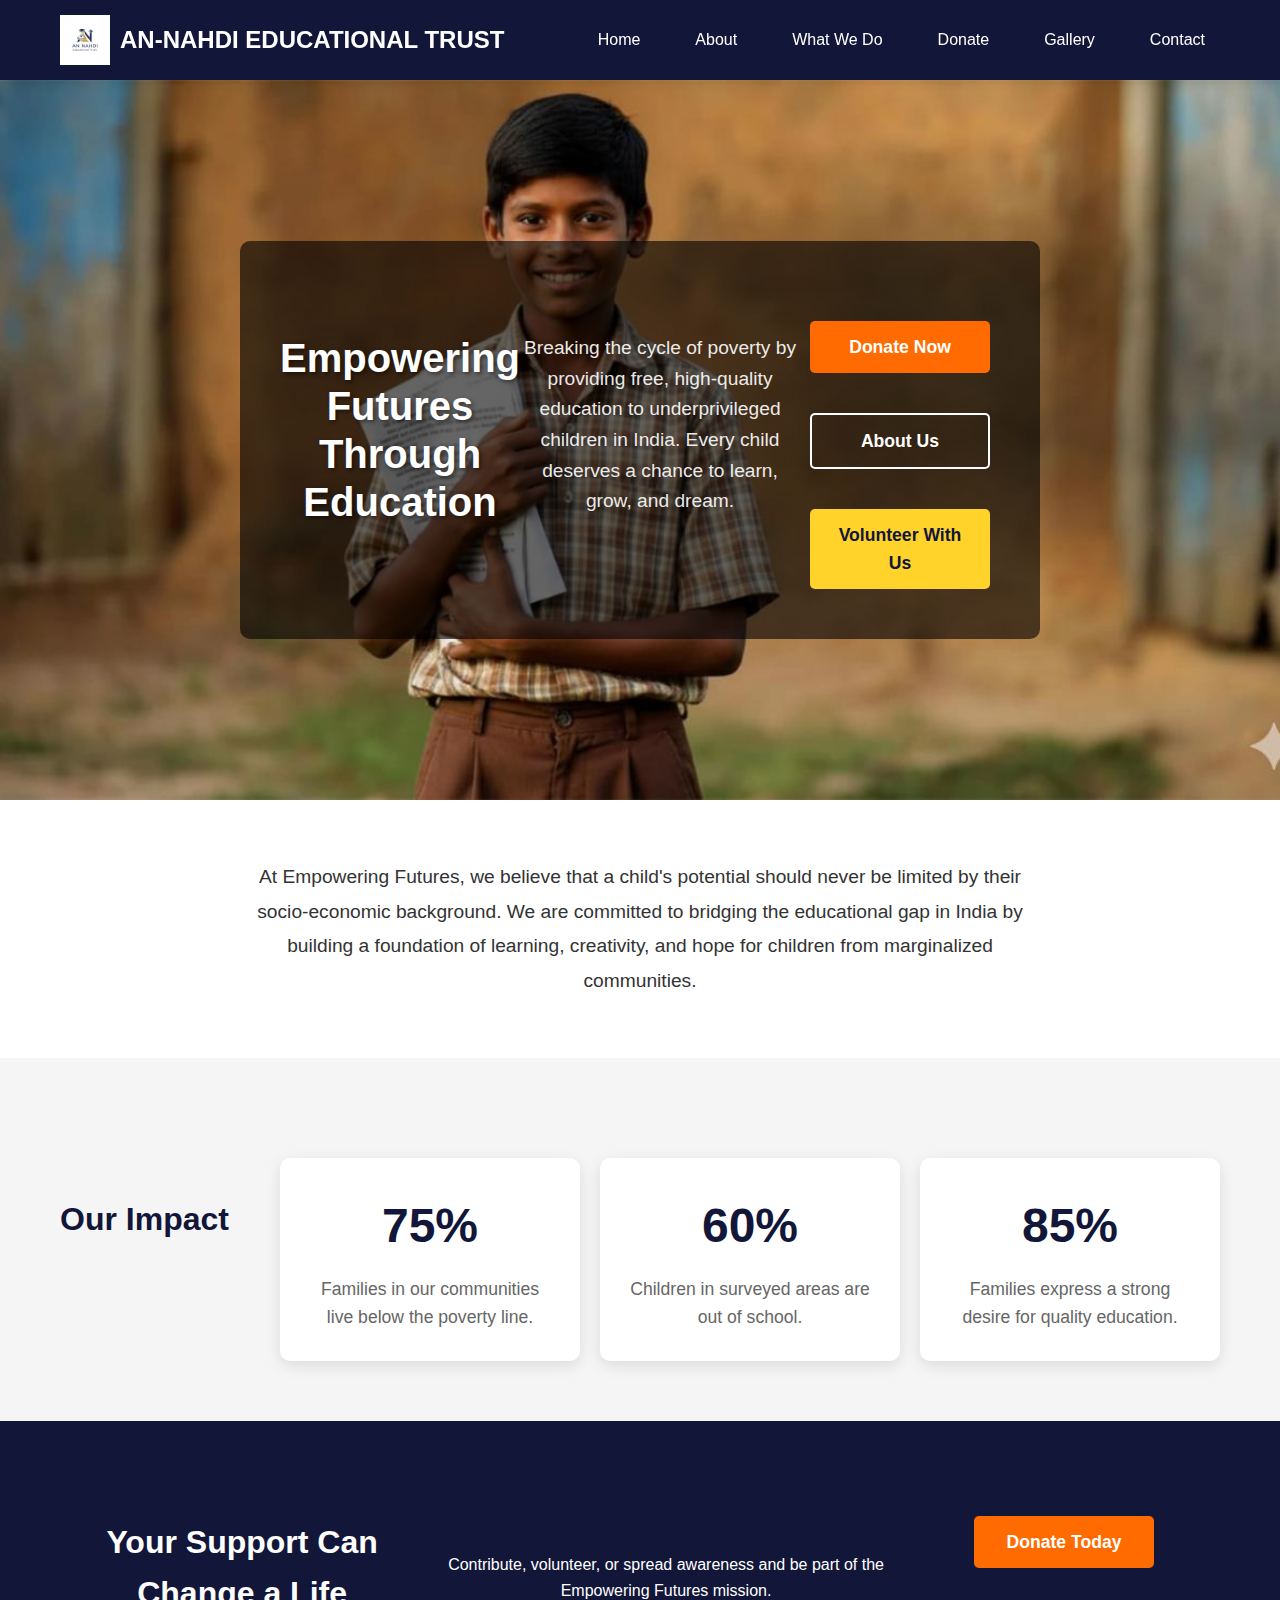
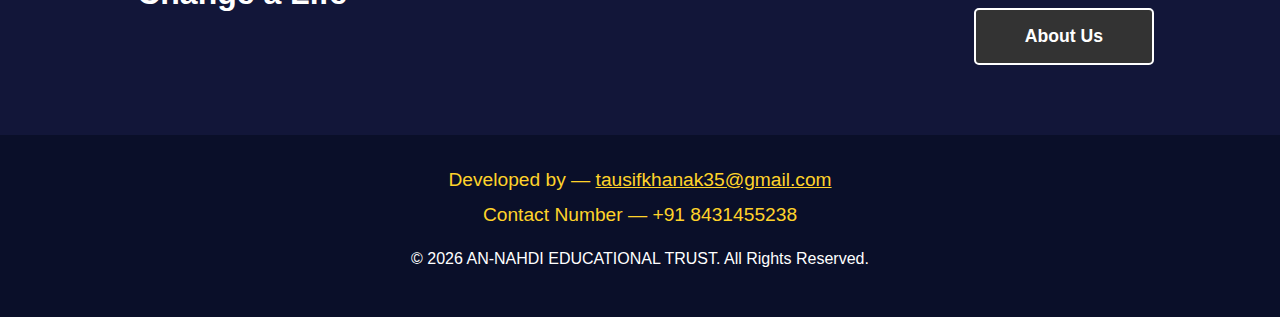
<file: index.html>
<!DOCTYPE html>
<html lang="en">
<head>
  <meta charset="UTF-8">
  <meta name="viewport" content="width=device-width, initial-scale=1.0">
  <title>AN-NAHDI | Empowering Futures Through Education</title>
  
  <!-- CSS Links -->
  <link rel="stylesheet" href="responsive.css">
  <link rel="stylesheet" href="https://cdnjs.cloudflare.com/ajax/libs/font-awesome/6.4.0/css/all.min.css">
  
  <!-- Add this inline CSS for immediate fixes -->
  <style>
    /* Basic reset and fixes */
    * {
      margin: 0;
      padding: 0;
      box-sizing: border-box;
    }
    
    body {
      font-family: Arial, sans-serif;
    }
    
    /* Logo styling */
    .logo-container img {
      max-height: 50px;
      width: auto;
    }
    
    /* Hero section with background image */
    .hero {
      background-image: url('home.jpeg');
      background-size: cover;
      background-position: center;
      color: white;
      padding: 100px 20px;
      text-align: center;
      min-height: 80vh;
      display: flex;
      align-items: center;
    }
    
    .hero .container {
      background: rgba(0, 0, 0, 0.6);
      padding: 40px;
      border-radius: 10px;
      max-width: 800px;
      margin: 0 auto;
    }
    
    .hero h1 {
      font-size: 2.5rem;
      margin-bottom: 20px;
    }
    
    .hero p {
      font-size: 1.2rem;
      margin-bottom: 30px;
      line-height: 1.6;
    }
    
    .hero-buttons a {
      display: inline-block;
      background: #ff6b00;
      color: white;
      padding: 12px 25px;
      margin: 10px;
      text-decoration: none;
      border-radius: 5px;
      font-weight: bold;
      transition: background 0.3s;
    }
    
    .hero-buttons a:hover {
      background: #ff8c00;
    }
    
    /* Sections */
    .section {
      padding: 60px 20px;
    }
    
    .section-white {
      background: white;
    }
    
    .section-gray {
      background: #f5f5f5;
    }
    
    .section-blue {
      background: #121639;
      color: white;
      text-align: center;
    }
    
    .container {
      max-width: 1200px;
      margin: 0 auto;
      padding: 0 20px;
    }
    
    /* Header styling */
    header {
      background: #121639;
      padding: 15px 0;
      position: sticky;
      top: 0;
      z-index: 1000;
    }
    
    .container {
      display: flex;
      justify-content: space-between;
      align-items: center;
    }
    
    .logo-text {
      color: white;
      font-size: 1.5rem;
      font-weight: bold;
      text-decoration: none;
    }
    
    .desktop-nav .nav-links a {
      color: white;
      text-decoration: none;
      margin: 0 15px;
      font-weight: 500;
    }
    
    .desktop-nav .nav-links a:hover {
      color: #ff6b00;
    }
    
    .mobile-menu-btn {
      display: none;
      background: none;
      border: none;
      color: white;
      font-size: 1.5rem;
      cursor: pointer;
    }
    
    /* Mobile nav */
    .mobile-nav {
      display: none;
      position: fixed;
      top: 0;
      left: 0;
      width: 100%;
      height: 100%;
      background: #121639;
      z-index: 1001;
      padding: 40px;
    }
    
    .mobile-nav.active {
      display: block;
    }
    
    .close-btn {
      position: absolute;
      top: 20px;
      right: 20px;
      background: none;
      border: none;
      color: white;
      font-size: 1.5rem;
      cursor: pointer;
    }
    
    .mobile-nav ul {
      list-style: none;
      margin-top: 40px;
    }
    
    .mobile-nav ul li {
      margin: 20px 0;
    }
    
    .mobile-nav ul li a {
      color: white;
      text-decoration: none;
      font-size: 1.2rem;
    }
    
    /* Stats section */
    .stats-container {
      display: flex;
      justify-content: space-around;
      flex-wrap: wrap;
      gap: 20px;
    }
    
    .stat-card {
      background: white;
      padding: 30px;
      border-radius: 10px;
      text-align: center;
      flex: 1;
      min-width: 250px;
      box-shadow: 0 5px 15px rgba(0,0,0,0.1);
    }
    
    .stat-card h3 {
      font-size: 3rem;
      color: #121639;
      margin-bottom: 10px;
    }
    
    /* Footer */
    .site-footer {
      background: #0a0f29;
      color: white;
      padding: 30px 0;
      text-align: center;
    }
    
    /* Responsive */
    @media (max-width: 768px) {
      .desktop-nav {
        display: none;
      }
      
      .mobile-menu-btn {
        display: block;
      }
      
      .hero h1 {
        font-size: 2rem;
      }
      
      .stats-container {
        flex-direction: column;
      }
      
      .hero-buttons a {
        display: block;
        margin: 10px auto;
        width: 80%;
      }
    }
  </style>
</head>
<body>
  <header>
    <div class="container">
      <div class="logo-container">
        <a href="index.html">
          <!-- Logo Image - Update path if needed -->
          <img src="logo.png" alt="AN-NAHDI EDUCATIONAL TRUST Logo" class="logo-image">
          <!-- Keep text logo as fallback -->
          <span class="logo-text">AN-NAHDI EDUCATIONAL TRUST</span>
        </a>
      </div>

      <nav class="desktop-nav">
        <div class="nav-links">
          <a href="index.html">Home</a>
          <a href="about.html">About</a>
          <a href="whatwedo.html">What We Do</a>
          <a href="donate.html">Donate</a>
          <a href="gallery.html">Gallery</a>
          <a href="contact.html">Contact</a>
        </div>
      </nav>

      <button class="mobile-menu-btn" id="mobileMenuBtn">
        <i class="fas fa-bars"></i>
      </button>
    </div>

    <div class="mobile-nav" id="mobileNav">
      <button class="close-btn" id="closeBtn">
        <i class="fas fa-times"></i>
      </button>
      <ul>
        <li><a href="index.html">Home</a></li>
        <li><a href="about.html">About</a></li>
        <li><a href="whatwedo.html">What We Do</a></li>
        <li><a href="donate.html">Donate</a></li>
        <li><a href="gallery.html">Gallery</a></li>
        <li><a href="contact.html">Contact</a></li>
      </ul>
    </div>
  </header>

  <!-- Hero Section -->
  <section class="hero" style="background-image: url('home.jpeg');">
    <div class="container">
      <h1>Empowering Futures Through Education</h1>
      <p>Breaking the cycle of poverty by providing free, high-quality education to underprivileged children in India. Every child deserves a chance to learn, grow, and dream.</p>
      <div class="hero-buttons">
        <a href="donate.html">Donate Now</a>
        <a href="about.html">About Us</a>
        <a href="volunteer.html">Volunteer With Us</a>
      </div>
    </div>
  </section>

  <!-- Introduction Section -->
  <section class="section section-white">
    <div class="container">
      <p>At Empowering Futures, we believe that a child's potential should never be limited by their socio-economic background. We are committed to bridging the educational gap in India by building a foundation of learning, creativity, and hope for children from marginalized communities.</p>
    </div>
  </section>

  <!-- Key Impact Stats -->
  <section class="section section-gray">
    <div class="container">
      <h2 style="color: #121639; font-size: 2rem; margin-bottom: 40px;">Our Impact</h2>
      <div class="stats-container">
        <div class="stat-card">
          <h3>75%</h3>
          <p>Families in our communities live below the poverty line.</p>
        </div>
        <div class="stat-card">
          <h3>60%</h3>
          <p>Children in surveyed areas are out of school.</p>
        </div>
        <div class="stat-card">
          <h3>85%</h3>
          <p>Families express a strong desire for quality education.</p>
        </div>
      </div>
    </div>
  </section>

  <!-- Call to Action Section -->
  <section class="section section-blue">
    <div class="container">
      <h2 style="font-size: 2rem; margin-bottom: 20px;">Your Support Can Change a Life</h2>
      <p style="max-width: 700px; margin: auto; font-size: 1rem; line-height: 1.6;">
        Contribute, volunteer, or spread awareness and be part of the Empowering Futures mission.
      </p>
      <div class="hero-buttons" style="margin-top: 25px;">
        <a href="donate.html" style="background: #ff6b00;">Donate Today</a>
        <a href="about.html" style="background: #333;">About Us</a>
      </div>
    </div>
  </section>

  <footer class="site-footer">
    <div class="container">
      <p style="font-size: 1.2rem; font-weight: 500; color: #ffd32a; margin: 0;">
        Developed by — <a href="mailto:tausifkhanak35@gmail.com" style="color: #ffd32a; text-decoration: underline;">tausifkhanak35@gmail.com</a>
      </p>
      <p style="font-size: 1.2rem; font-weight: 500; color: #ffd32a; margin: 5px 0 0 0;">
        Contact Number — +91 8431455238
      </p>
      <p style="margin-top: 15px; color: white;">
        &copy; <span id="current-year">2024</span> AN-NAHDI EDUCATIONAL TRUST. All Rights Reserved.
      </p>
    </div>
  </footer>

  <script>
    const mobileMenuBtn = document.getElementById('mobileMenuBtn');
    const closeBtn = document.getElementById('closeBtn');
    const mobileNav = document.getElementById('mobileNav');
    const mobileLinks = mobileNav.querySelectorAll('a');

    mobileMenuBtn.addEventListener('click', () => {
      mobileNav.classList.add('active');
      document.body.style.overflow = 'hidden';
    });

    closeBtn.addEventListener('click', () => {
      mobileNav.classList.remove('active');
      document.body.style.overflow = 'auto';
    });

    mobileLinks.forEach(link => {
      link.addEventListener('click', () => {
        mobileNav.classList.remove('active');
        document.body.style.overflow = 'auto';
      });
    });

    document.getElementById('current-year').textContent = new Date().getFullYear();
    
    // Check if images are loading
    window.addEventListener('load', function() {
      const logoImg = document.querySelector('.logo-image');
      if (logoImg) {
        logoImg.onerror = function() {
          console.log('Logo not found, using text fallback');
          this.style.display = 'none';
        };
      }
      
      // Check hero background
      const hero = document.querySelector('.hero');
      const bgImg = new Image();
      bgImg.src = 'home.jpeg';
      bgImg.onerror = function() {
        console.log('Background image not found, using fallback color');
        hero.style.backgroundImage = 'linear-gradient(to right, #121639, #2a3b8f)';
      };
    });
  </script>
</body>
</html>
</file>
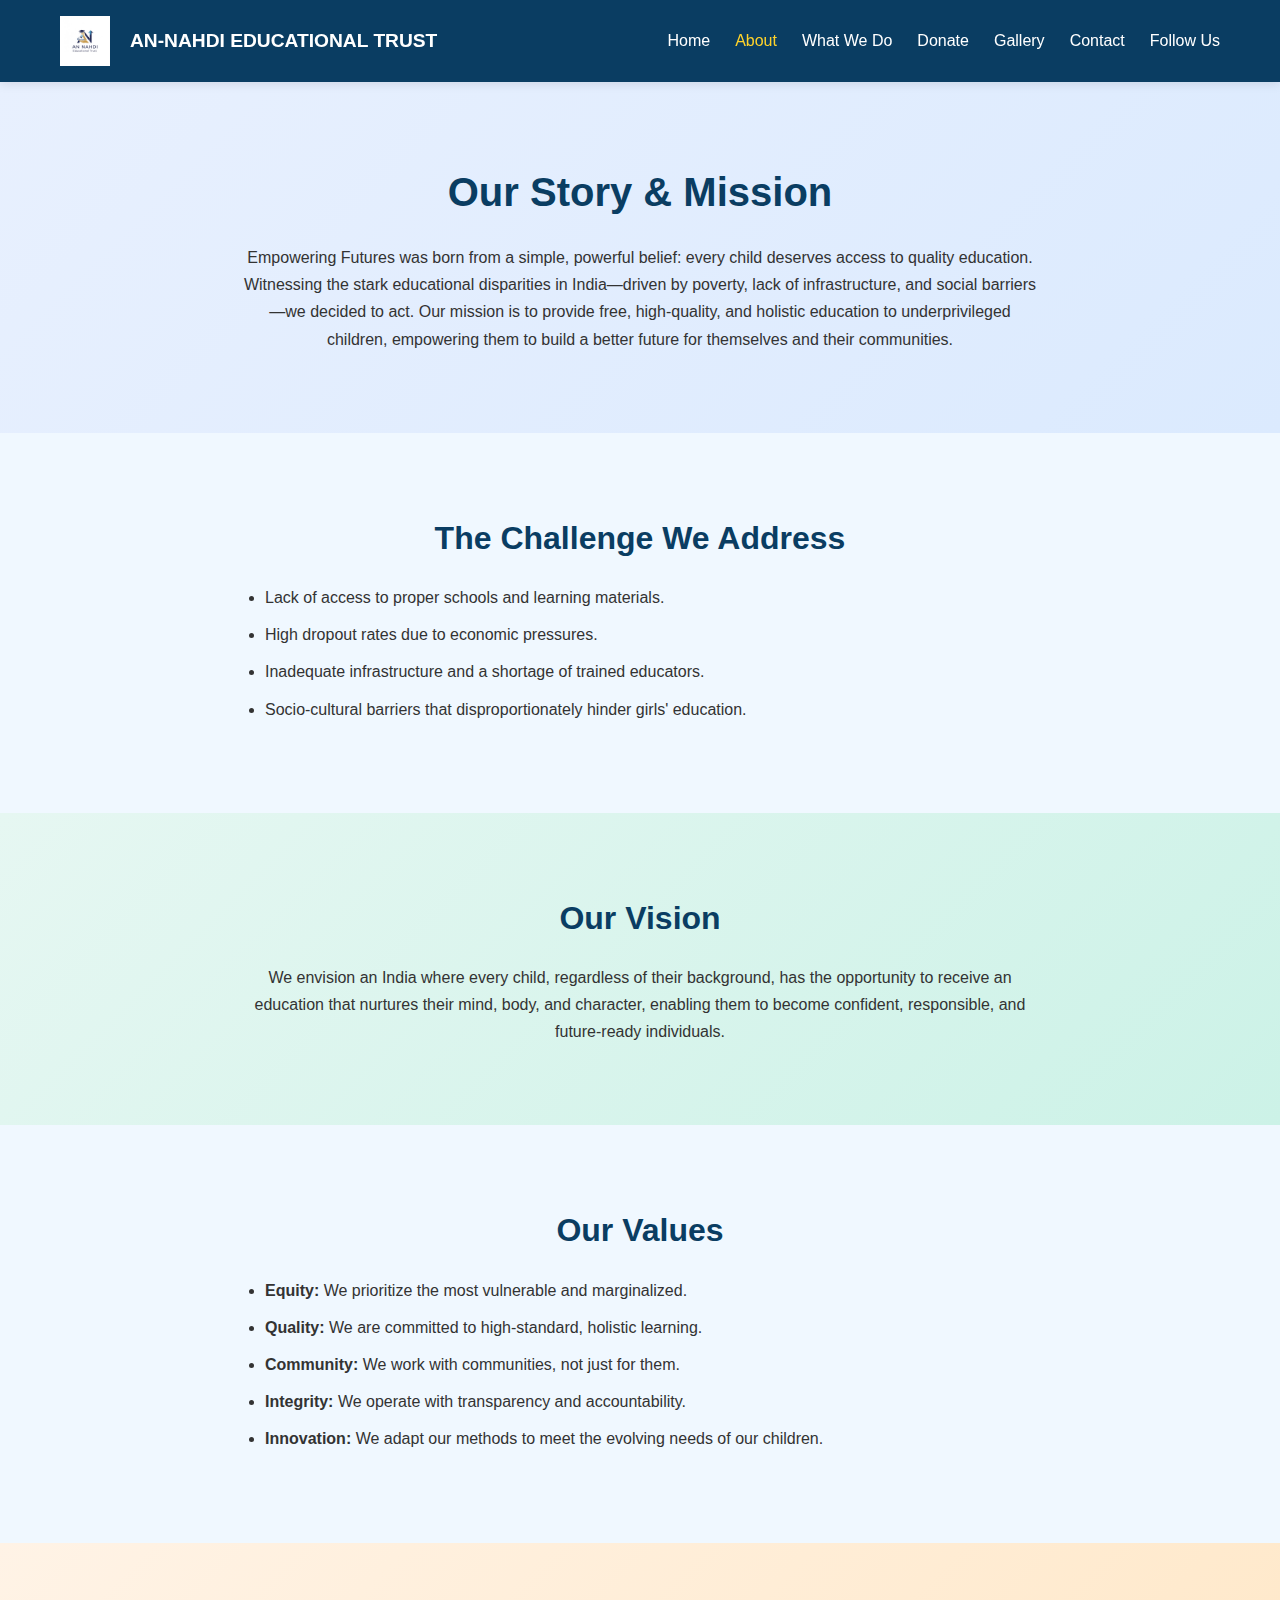
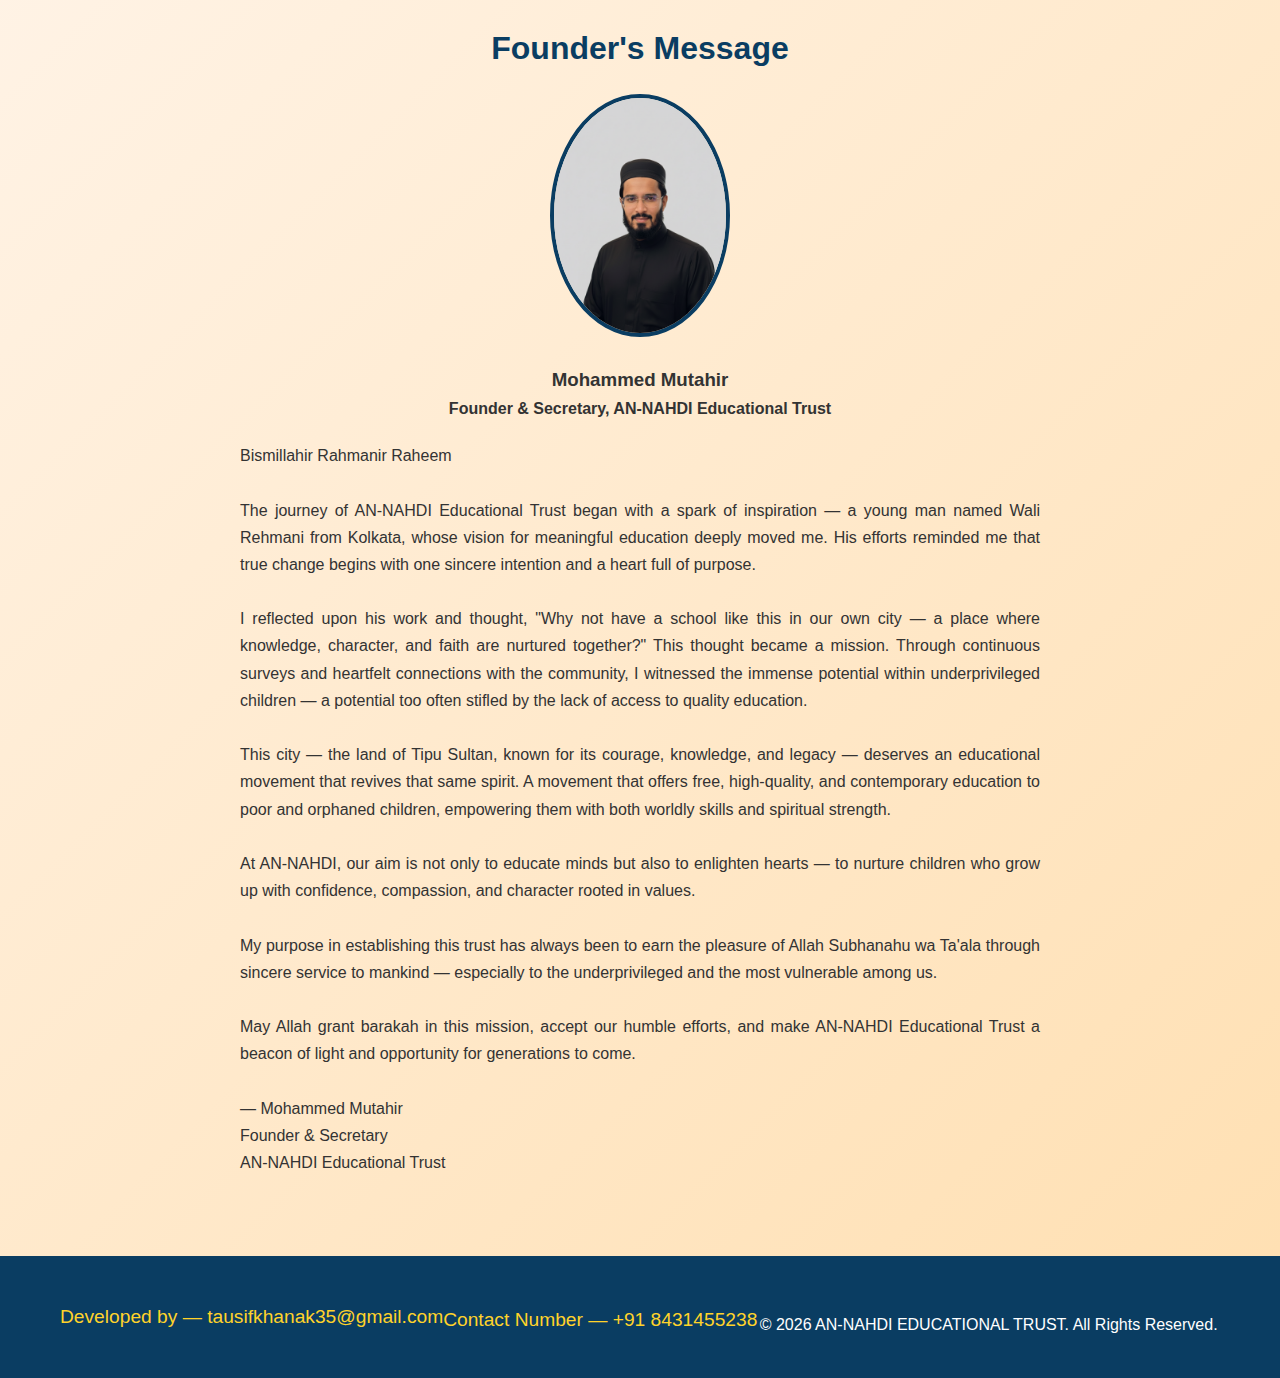
<file: about.html>
<!DOCTYPE html>
<html lang="en">
<head>
  <meta charset="UTF-8">
  <meta name="viewport" content="width=device-width, initial-scale=1.0">
  <title>About Us - AN-NAHDI EDUCATIONAL TRUST</title>
  <link rel="stylesheet" href="responsive.css">
  <link rel="stylesheet" href="https://cdnjs.cloudflare.com/ajax/libs/font-awesome/6.4.0/css/all.min.css">
  <style>
    /* Header Styles */
    header {
      background: #0a3d62;
      padding: 1rem 0;
      position: fixed;
      width: 100%;
      top: 0;
      z-index: 1000;
      box-shadow: 0 2px 10px rgba(0,0,0,0.1);
    }
    
    .container {
      max-width: 1200px;
      margin: 0 auto;
      padding: 0 20px;
      display: flex;
      justify-content: space-between;
      align-items: center;
    }
    
    .logo-container a {
      display: flex;
      align-items: center;
      text-decoration: none;
      color: white;
    }
    
    .logo-text {
      font-size: 1.2rem;
      font-weight: bold;
      margin-left: 10px;
    }
    
    .nav-links {
      display: flex;
      gap: 2rem;
    }
    
    .nav-links a {
      color: white;
      text-decoration: none;
      font-weight: 500;
      transition: color 0.3s;
    }
    
    .nav-links a:hover {
      color: #ffd32a;
    }
    
    /* Section Styles */
    section {
      padding: 80px 20px;
      text-align: center;
    }
    
    h1, h2 {
      color: #0a3d62;
      margin-bottom: 20px;
    }
    
    h1 {
      font-size: 2.5rem;
    }
    
    h2 {
      font-size: 2rem;
    }
    
    p {
      max-width: 800px;
      margin: 0 auto;
      line-height: 1.7;
      font-size: 1rem;
      color: #333;
    }
    
    ul {
      max-width: 750px;
      margin: 0 auto;
      text-align: left;
      line-height: 1.7;
      font-size: 1rem;
      color: #333;
    }
    
    li {
      margin-bottom: 10px;
    }
    
    /* Background Styles */
    .gradient-blue {
      background: linear-gradient(135deg, #e8f0fe, #dbeafe);
    }
    
    .light-blue {
      background-color: #f0f8ff;
    }
    
    .gradient-green {
      background: linear-gradient(135deg, #e6f7f2, #ccf2e7);
    }
    
    .gradient-orange {
      background: linear-gradient(135deg, #fff3e6, #ffe0b3);
    }
    
    /* Founder Image */
    .founder-img {
      width: 180px;
      border-radius: 50%;
      margin-bottom: 20px;
      border: 4px solid #0a3d62;
    }
    
    /* Footer Styles */
    footer {
      background: #0a3d62;
      color: white;
      padding: 40px 0;
      text-align: center;
    }
    
    body {
      margin: 0;
      padding: 0;
      font-family: Arial, sans-serif;
      padding-top: 80px; /* Account for fixed header */
    }
  </style>
</head>
<body>
  <header>
    <div class="container">
      <div class="logo-container">
        <a href="index.html">
          <img src="logo.png" alt="AN-NAHDI Logo" style="height: 50px;">
          <span class="logo-text">AN-NAHDI EDUCATIONAL TRUST</span>
        </a>
      </div>

      <nav class="desktop-nav">
        <div class="nav-links">
          <a href="index.html">Home</a>
          <a href="about.html" style="color: #ffd32a;">About</a>
          <a href="whatwedo.html">What We Do</a>
          <a href="donate.html">Donate</a>
          <a href="gallery.html">Gallery</a>
          <a href="contact.html">Contact</a>
          <a href="follow-us.html">Follow Us</a>
        </div>
      </nav>
    </div>
  </header>

  <!-- About Page Content -->
  <section class="gradient-blue">
    <h1>Our Story & Mission</h1>
    <p>
      Empowering Futures was born from a simple, powerful belief: every child deserves access to quality education.
      Witnessing the stark educational disparities in India—driven by poverty, lack of infrastructure, and social
      barriers—we decided to act. Our mission is to provide free, high-quality, and holistic education to
      underprivileged children, empowering them to build a better future for themselves and their communities.
    </p>
  </section>

  <section class="light-blue">
    <h2>The Challenge We Address</h2>
    <ul>
      <li>Lack of access to proper schools and learning materials.</li>
      <li>High dropout rates due to economic pressures.</li>
      <li>Inadequate infrastructure and a shortage of trained educators.</li>
      <li>Socio-cultural barriers that disproportionately hinder girls' education.</li>
    </ul>
  </section>

  <section class="gradient-green">
    <h2>Our Vision</h2>
    <p>
      We envision an India where every child, regardless of their background, has the opportunity to receive
      an education that nurtures their mind, body, and character, enabling them to become confident,
      responsible, and future-ready individuals.
    </p>
  </section>

  <section class="light-blue">
    <h2>Our Values</h2>
    <ul>
      <li><strong>Equity:</strong> We prioritize the most vulnerable and marginalized.</li>
      <li><strong>Quality:</strong> We are committed to high-standard, holistic learning.</li>
      <li><strong>Community:</strong> We work with communities, not just for them.</li>
      <li><strong>Integrity:</strong> We operate with transparency and accountability.</li>
      <li><strong>Innovation:</strong> We adapt our methods to meet the evolving needs of our children.</li>
    </ul>
  </section>

  <!-- Founder's Message Section -->
  <section class="gradient-orange">
    <h2>Founder's Message</h2>
    <img src="president.png" alt="Founder Mohammed Mutahir" class="founder-img">
    <h3>Mohammed Mutahir</h3>
    <p style="font-weight:600; margin-bottom:20px;">Founder & Secretary, AN-NAHDI Educational Trust</p>
    <p style="text-align: justify;">
      Bismillahir Rahmanir Raheem
      <br><br>
      The journey of AN-NAHDI Educational Trust began with a spark of inspiration — a young man named Wali Rehmani from Kolkata, whose vision for meaningful education deeply moved me. His efforts reminded me that true change begins with one sincere intention and a heart full of purpose.
      <br><br>
      I reflected upon his work and thought, "Why not have a school like this in our own city — a place where knowledge, character, and faith are nurtured together?" This thought became a mission. Through continuous surveys and heartfelt connections with the community, I witnessed the immense potential within underprivileged children — a potential too often stifled by the lack of access to quality education.
      <br><br>
      This city — the land of Tipu Sultan, known for its courage, knowledge, and legacy — deserves an educational movement that revives that same spirit. A movement that offers free, high-quality, and contemporary education to poor and orphaned children, empowering them with both worldly skills and spiritual strength.
      <br><br>
      At AN-NAHDI, our aim is not only to educate minds but also to enlighten hearts — to nurture children who grow up with confidence, compassion, and character rooted in values.
      <br><br>
      My purpose in establishing this trust has always been to earn the pleasure of Allah Subhanahu wa Ta'ala through sincere service to mankind — especially to the underprivileged and the most vulnerable among us.
      <br><br>
      May Allah grant barakah in this mission, accept our humble efforts, and make AN-NAHDI Educational Trust a beacon of light and opportunity for generations to come.
      <br><br>
      — Mohammed Mutahir<br>
      Founder & Secretary<br>
      AN-NAHDI Educational Trust
    </p>
  </section>

  <footer>
    <div class="container">
      <p style="font-size: 1.2rem; font-weight: 500; color: #ffd32a; margin: 0;">
        Developed by — <a href="mailto:tausifkhanak35@gmail.com" style="color: #ffd32a; text-decoration: none;">tausifkhanak35@gmail.com</a>
      </p>
      <p style="font-size: 1.2rem; font-weight: 500; color: #ffd32a; margin: 5px 0 0 0;">
        Contact Number — +91 8431455238
      </p>
      <p style="margin-top: 15px; color: white;">
        &copy; <span id="current-year">2024</span> AN-NAHDI EDUCATIONAL TRUST. All Rights Reserved.
      </p>
    </div>
  </footer>

  <script>
    document.getElementById('current-year').textContent = new Date().getFullYear();
  </script>
</body>
</html>
</file>
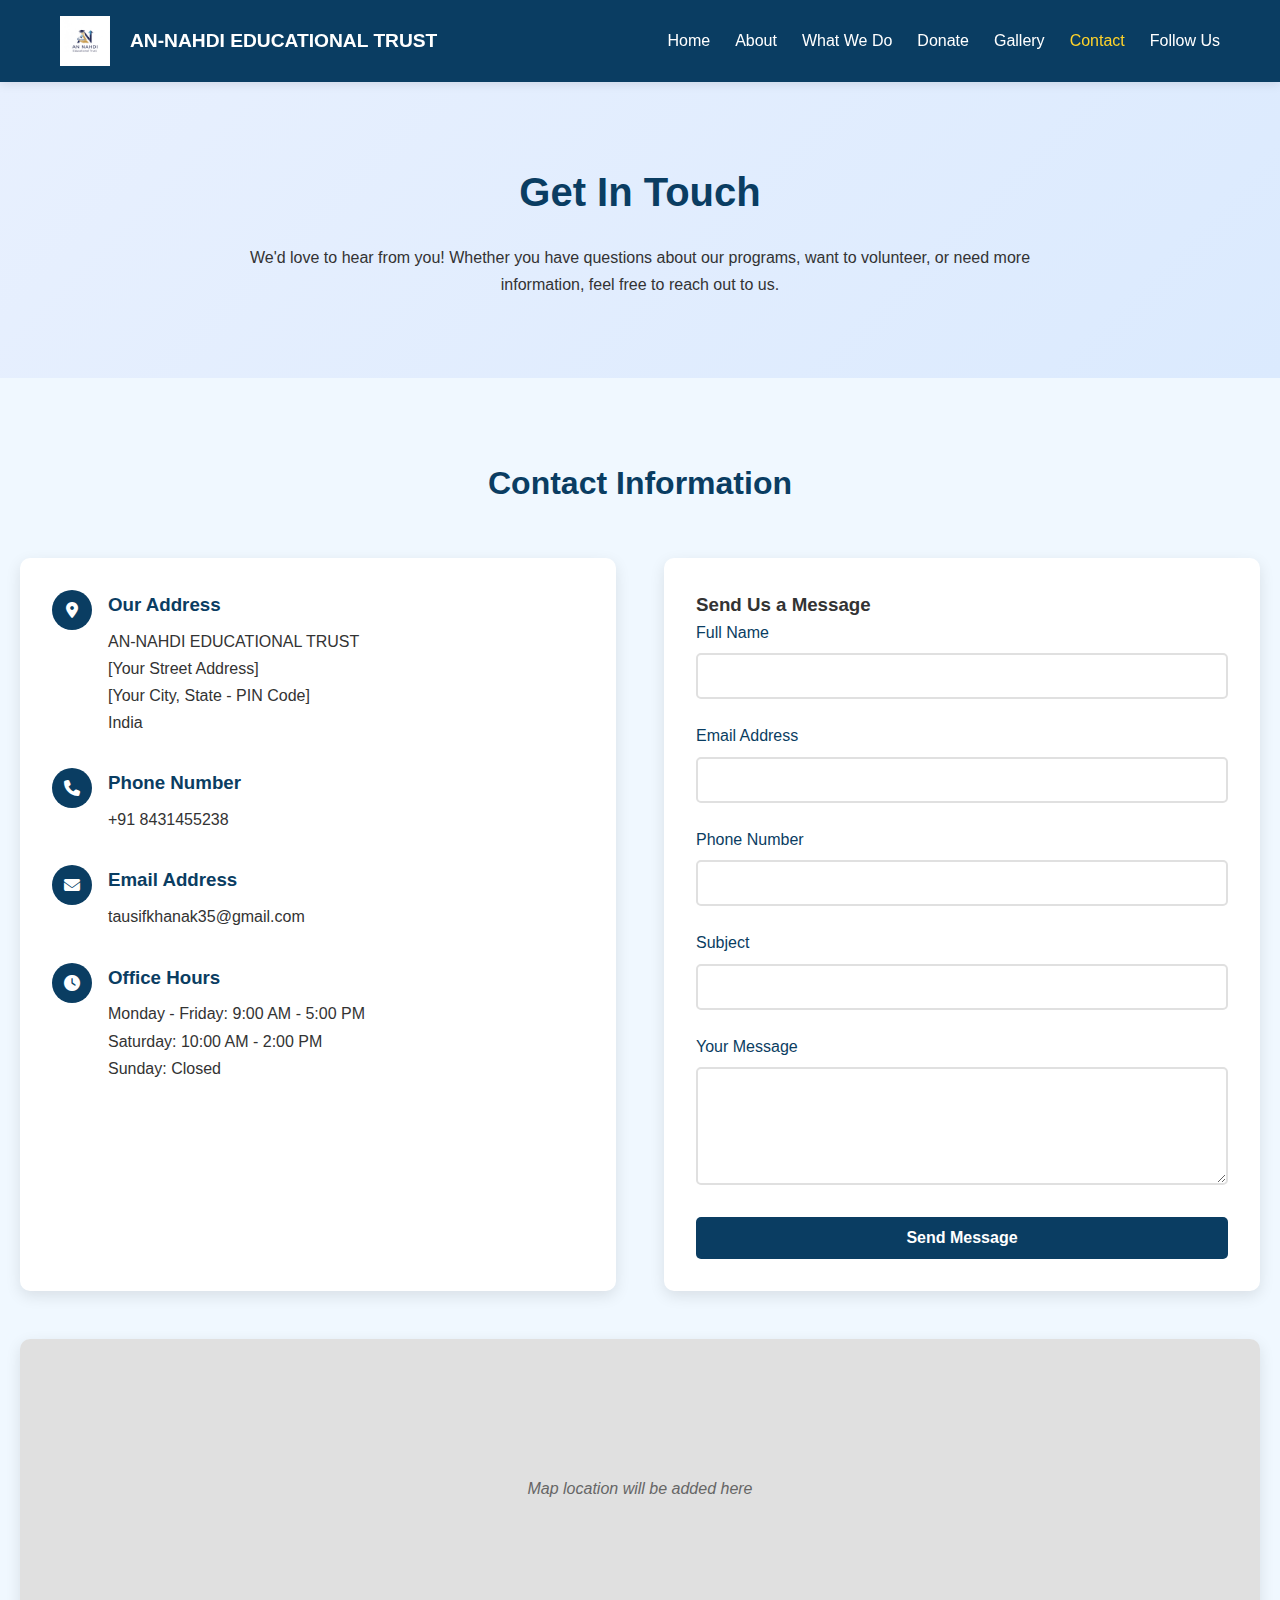
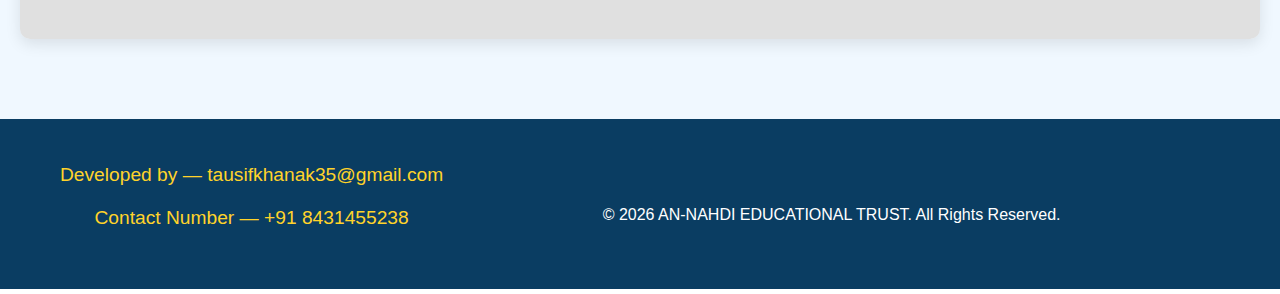
<file: contact.html>
<!DOCTYPE html>
<html lang="en">
<head>
  <meta charset="UTF-8">
  <meta name="viewport" content="width=device-width, initial-scale=1.0">
  <title>Contact - AN-NAHDI EDUCATIONAL TRUST</title>
  <link rel="stylesheet" href="responsive.css">
  <link rel="stylesheet" href="https://cdnjs.cloudflare.com/ajax/libs/font-awesome/6.4.0/css/all.min.css">
  <style>
    /* Header Styles */
    header {
      background: #0a3d62;
      padding: 1rem 0;
      position: fixed;
      width: 100%;
      top: 0;
      z-index: 1000;
      box-shadow: 0 2px 10px rgba(0,0,0,0.1);
    }
    
    .container {
      max-width: 1200px;
      margin: 0 auto;
      padding: 0 20px;
      display: flex;
      justify-content: space-between;
      align-items: center;
    }
    
    .logo-container a {
      display: flex;
      align-items: center;
      text-decoration: none;
      color: white;
    }
    
    .logo-text {
      font-size: 1.2rem;
      font-weight: bold;
      margin-left: 10px;
    }
    
    .nav-links {
      display: flex;
      gap: 2rem;
    }
    
    .nav-links a {
      color: white;
      text-decoration: none;
      font-weight: 500;
      transition: color 0.3s;
    }
    
    .nav-links a:hover {
      color: #ffd32a;
    }
    
    /* Section Styles */
    section {
      padding: 80px 20px;
      text-align: center;
    }
    
    h1, h2 {
      color: #0a3d62;
      margin-bottom: 20px;
    }
    
    h1 {
      font-size: 2.5rem;
    }
    
    h2 {
      font-size: 2rem;
    }
    
    p {
      max-width: 800px;
      margin: 0 auto;
      line-height: 1.7;
      font-size: 1rem;
      color: #333;
    }
    
    /* Contact Layout */
    .contact-container {
      display: grid;
      grid-template-columns: 1fr 1fr;
      gap: 3rem;
      margin-top: 3rem;
      text-align: left;
    }
    
    .contact-info {
      background: white;
      padding: 2rem;
      border-radius: 10px;
      box-shadow: 0 5px 15px rgba(0,0,0,0.1);
    }
    
    .contact-form {
      background: white;
      padding: 2rem;
      border-radius: 10px;
      box-shadow: 0 5px 15px rgba(0,0,0,0.1);
    }
    
    /* Contact Items */
    .contact-item {
      display: flex;
      align-items: flex-start;
      margin-bottom: 2rem;
    }
    
    .contact-icon {
      background: #0a3d62;
      color: white;
      width: 40px;
      height: 40px;
      border-radius: 50%;
      display: flex;
      align-items: center;
      justify-content: center;
      margin-right: 1rem;
      flex-shrink: 0;
    }
    
    .contact-details h3 {
      margin: 0 0 0.5rem 0;
      color: #0a3d62;
    }
    
    .contact-details p {
      margin: 0;
      text-align: left;
    }
    
    /* Form Styles */
    .form-group {
      margin-bottom: 1.5rem;
    }
    
    .form-group label {
      display: block;
      margin-bottom: 0.5rem;
      color: #0a3d62;
      font-weight: 500;
    }
    
    .form-group input,
    .form-group textarea {
      width: 100%;
      padding: 12px;
      border: 2px solid #e0e0e0;
      border-radius: 5px;
      font-size: 1rem;
      transition: border-color 0.3s;
      box-sizing: border-box;
    }
    
    .form-group input:focus,
    .form-group textarea:focus {
      outline: none;
      border-color: #0a3d62;
    }
    
    .submit-btn {
      background: #0a3d62;
      color: white;
      padding: 12px 30px;
      border: none;
      border-radius: 5px;
      font-size: 1rem;
      font-weight: bold;
      cursor: pointer;
      transition: background 0.3s;
      width: 100%;
    }
    
    .submit-btn:hover {
      background: #ffd32a;
      color: #0a3d62;
    }
    
    /* Map Section */
    .map-container {
      margin-top: 3rem;
      border-radius: 10px;
      overflow: hidden;
      box-shadow: 0 5px 15px rgba(0,0,0,0.1);
    }
    
    /* Background Styles */
    .gradient-blue {
      background: linear-gradient(135deg, #e8f0fe, #dbeafe);
    }
    
    .light-blue {
      background-color: #f0f8ff;
    }
    
    /* Footer Styles */
    footer {
      background: #0a3d62;
      color: white;
      padding: 40px 0;
      text-align: center;
    }
    
    .footer-content {
      display: flex;
      flex-direction: column;
      align-items: center;
      gap: 10px;
      margin-bottom: 15px;
    }
    
    .footer-contact {
      font-size: 1.2rem;
      font-weight: 500;
      color: #ffd32a;
      margin: 0;
    }
    
    .footer-contact a {
      color: #ffd32a;
      text-decoration: none;
    }
    
    .copyright {
      margin-top: 20px;
      color: white;
      font-size: 1rem;
    }
    
    body {
      margin: 0;
      padding: 0;
      font-family: Arial, sans-serif;
      padding-top: 80px;
    }

    /* Responsive */
    @media (max-width: 768px) {
      .contact-container {
        grid-template-columns: 1fr;
      }
    }
  </style>
</head>
<body>
  <header>
    <div class="container">
      <div class="logo-container">
        <a href="index.html">
          <img src="logo.png" alt="AN-NAHDI Logo" style="height: 50px;">
          <span class="logo-text">AN-NAHDI EDUCATIONAL TRUST</span>
        </a>
      </div>

      <nav class="desktop-nav">
        <div class="nav-links">
          <a href="index.html">Home</a>
          <a href="about.html">About</a>
          <a href="whatwedo.html">What We Do</a>
          <a href="donate.html">Donate</a>
          <a href="gallery.html">Gallery</a>
          <a href="contact.html" style="color: #ffd32a;">Contact</a>
          <a href="follow-us.html">Follow Us</a>
        </div>
      </nav>
    </div>
  </header>

  <!-- Contact Content -->
  <section class="gradient-blue">
    <h1>Get In Touch</h1>
    <p>
      We'd love to hear from you! Whether you have questions about our programs, want to volunteer, 
      or need more information, feel free to reach out to us.
    </p>
  </section>

  <section class="light-blue">
    <h2>Contact Information</h2>
    <div class="contact-container">
      <div class="contact-info">
        <div class="contact-item">
          <div class="contact-icon">
            <i class="fas fa-map-marker-alt"></i>
          </div>
          <div class="contact-details">
            <h3>Our Address</h3>
            <p>
              AN-NAHDI EDUCATIONAL TRUST<br>
              [Your Street Address]<br>
              [Your City, State - PIN Code]<br>
              India
            </p>
          </div>
        </div>
        
        <div class="contact-item">
          <div class="contact-icon">
            <i class="fas fa-phone"></i>
          </div>
          <div class="contact-details">
            <h3>Phone Number</h3>
            <p>+91 8431455238</p>
          </div>
        </div>
        
        <div class="contact-item">
          <div class="contact-icon">
            <i class="fas fa-envelope"></i>
          </div>
          <div class="contact-details">
            <h3>Email Address</h3>
            <p>tausifkhanak35@gmail.com</p>
          </div>
        </div>
        
        <div class="contact-item">
          <div class="contact-icon">
            <i class="fas fa-clock"></i>
          </div>
          <div class="contact-details">
            <h3>Office Hours</h3>
            <p>
              Monday - Friday: 9:00 AM - 5:00 PM<br>
              Saturday: 10:00 AM - 2:00 PM<br>
              Sunday: Closed
            </p>
          </div>
        </div>
      </div>
      
      <div class="contact-form">
        <h3>Send Us a Message</h3>
        <form action="#" method="POST">
          <div class="form-group">
            <label for="name">Full Name</label>
            <input type="text" id="name" name="name" required>
          </div>
          
          <div class="form-group">
            <label for="email">Email Address</label>
            <input type="email" id="email" name="email" required>
          </div>
          
          <div class="form-group">
            <label for="phone">Phone Number</label>
            <input type="tel" id="phone" name="phone">
          </div>
          
          <div class="form-group">
            <label for="subject">Subject</label>
            <input type="text" id="subject" name="subject" required>
          </div>
          
          <div class="form-group">
            <label for="message">Your Message</label>
            <textarea id="message" name="message" rows="5" required></textarea>
          </div>
          
          <button type="submit" class="submit-btn">Send Message</button>
        </form>
      </div>
    </div>
    
    <div class="map-container">
      <!-- You can add Google Maps embed code here later -->
      <div style="background: #e0e0e0; height: 300px; display: flex; align-items: center; justify-content: center;">
        <p style="color: #666; font-style: italic;">Map location will be added here</p>
      </div>
    </div>
  </section>

  <footer>
    <div class="container">
      <div class="footer-content">
        <p class="footer-contact">
          Developed by — <a href="mailto:tausifkhanak35@gmail.com">tausifkhanak35@gmail.com</a>
        </p>
        <p class="footer-contact">
          Contact Number — +91 8431455238
        </p>
      </div>
      <p class="copyright">
        &copy; <span id="current-year">2024</span> AN-NAHDI EDUCATIONAL TRUST. All Rights Reserved.
      </p>
    </div>
  </footer>

  <script>
    document.getElementById('current-year').textContent = new Date().getFullYear();
    
    // Simple form submission handler (for demonstration)
    document.querySelector('form').addEventListener('submit', function(e) {
      e.preventDefault();
      alert('Thank you for your message! We will get back to you soon.');
      this.reset();
    });
  </script>
</body>
</html>
</file>
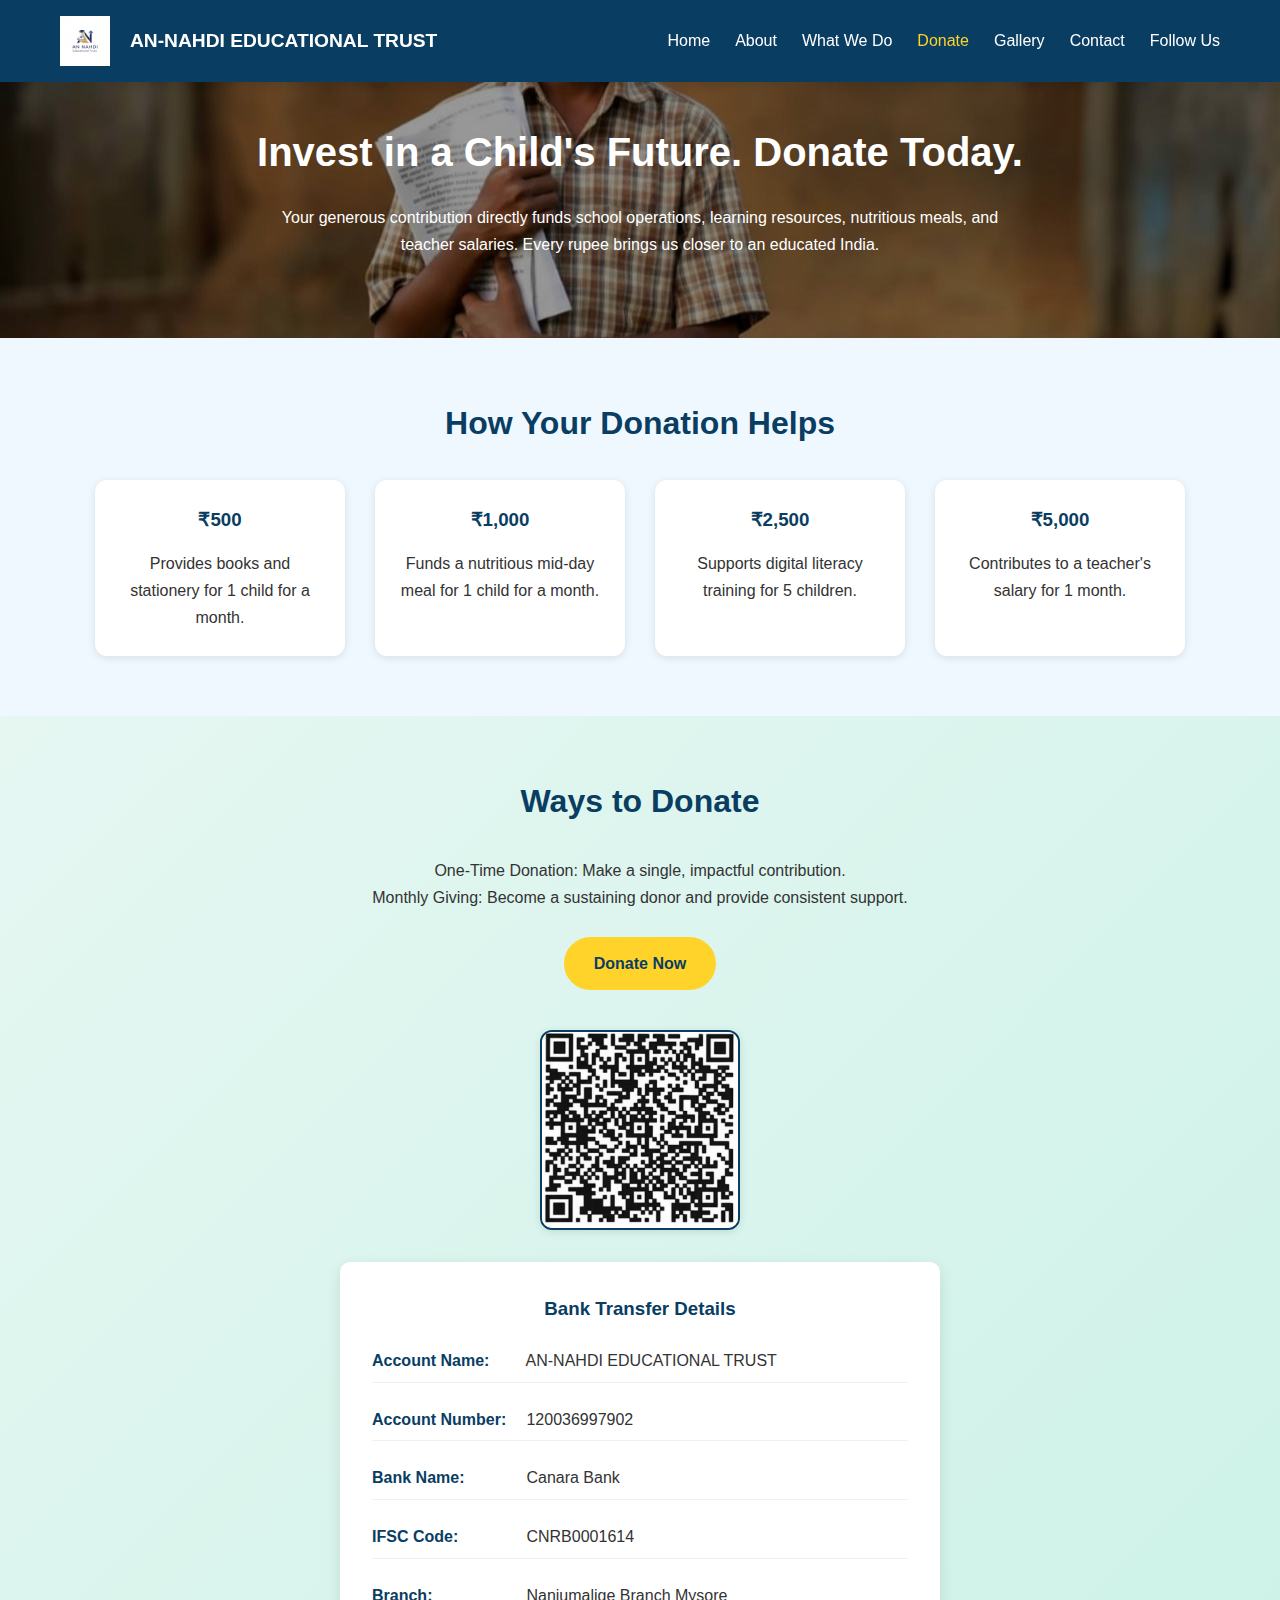
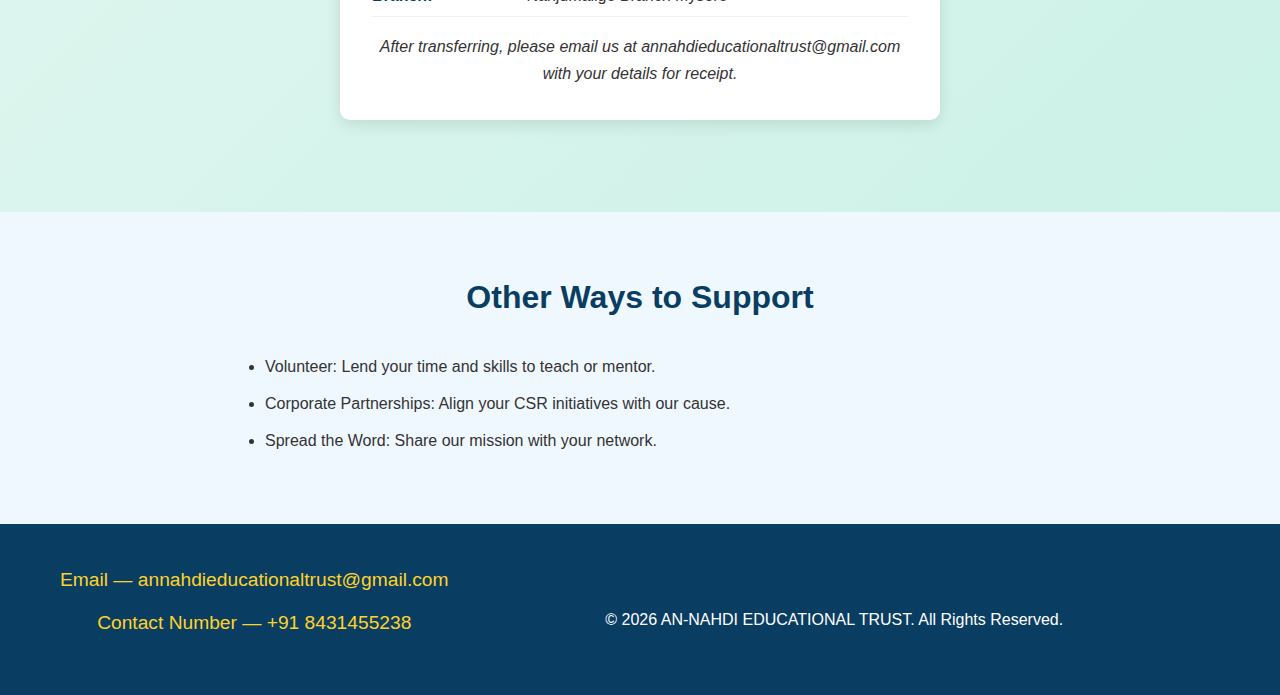
<file: donate.html>
<!DOCTYPE html>
<html lang="en">
<head>
  <meta charset="UTF-8">
  <meta name="viewport" content="width=device-width, initial-scale=1.0">
  <title>Donate - AN-NAHDI EDUCATIONAL TRUST</title>
  <link rel="stylesheet" href="responsive.css">
  <link rel="stylesheet" href="https://cdnjs.cloudflare.com/ajax/libs/font-awesome/6.4.0/css/all.min.css">
  <style>
    /* Header Styles */
    header {
      background: #0a3d62;
      padding: 1rem 0;
      position: fixed;
      width: 100%;
      top: 0;
      z-index: 1000;
      box-shadow: 0 2px 10px rgba(0,0,0,0.1);
    }
    
    .container {
      max-width: 1200px;
      margin: 0 auto;
      padding: 0 20px;
    }
    
    .header-container {
      max-width: 1200px;
      margin: 0 auto;
      padding: 0 20px;
      display: flex;
      justify-content: space-between;
      align-items: center;
    }
    
    .logo-container a {
      display: flex;
      align-items: center;
      text-decoration: none;
      color: white;
    }
    
    .logo-text {
      font-size: 1.2rem;
      font-weight: bold;
      margin-left: 10px;
    }
    
    .nav-links {
      display: flex;
      gap: 2rem;
    }
    
    .nav-links a {
      color: white;
      text-decoration: none;
      font-weight: 500;
      transition: color 0.3s;
    }
    
    .nav-links a:hover {
      color: #ffd32a;
    }
    
    /* Hero Section */
    .hero-section {
      padding: 120px 20px 80px 20px;
      text-align: center;
      color: white;
      background: url('home.jpeg') no-repeat center center/cover;
      position: relative;
    }
    
    .hero-overlay {
      position: absolute;
      top: 0;
      left: 0;
      width: 100%;
      height: 100%;
      background-color: rgba(0,0,0,0.4);
    }
    
    .hero-content {
      position: relative;
      z-index: 1;
    }
    
    .hero-content h1 {
      font-size: 2.5rem;
      margin-bottom: 20px;
      color: white;
    }
    
    .hero-content p {
      max-width: 750px;
      margin: 0 auto;
      font-size: 1rem;
      line-height: 1.7;
      color: white;
    }
    
    /* Section Styles */
    section {
      padding: 60px 20px;
      text-align: center;
    }
    
    h2 {
      color: #0a3d62;
      margin-bottom: 30px;
      font-size: 2rem;
    }
    
    p {
      max-width: 800px;
      margin: 0 auto;
      line-height: 1.7;
      font-size: 1rem;
      color: #333;
    }
    
    /* Donation Options */
    .donation-grid {
      display: flex;
      justify-content: center;
      flex-wrap: wrap;
      gap: 30px;
      margin-top: 30px;
    }
    
    .donation-card {
      background: #ffffff;
      padding: 25px;
      border-radius: 12px;
      width: 250px;
      box-shadow: 0 2px 8px rgba(0,0,0,0.1);
      transition: transform 0.3s;
    }
    
    .donation-card:hover {
      transform: translateY(-5px);
    }
    
    .donation-card h3 {
      color: #0a3d62;
      margin-bottom: 15px;
    }
    
    /* Bank Details */
    .bank-details {
      background: white;
      padding: 2rem;
      border-radius: 10px;
      box-shadow: 0 5px 15px rgba(0,0,0,0.1);
      max-width: 600px;
      margin: 2rem auto;
      text-align: left;
    }
    
    .bank-details h3 {
      color: #0a3d62;
      margin-bottom: 1rem;
      text-align: center;
    }
    
    .bank-info {
      margin-bottom: 1rem;
      padding: 0.5rem 0;
      border-bottom: 1px solid #f0f0f0;
    }
    
    .bank-info:last-child {
      border-bottom: none;
    }
    
    .bank-info strong {
      color: #0a3d62;
      display: inline-block;
      width: 150px;
    }
    
    /* QR Code Section */
    .qr-section {
      margin-top: 40px;
    }
    
    .qr-code {
      width: 200px;
      height: 200px;
      border: 2px solid #0a3d62;
      border-radius: 12px;
      margin: 1rem auto;
      display: flex;
      align-items: center;
      justify-content: center;
      background: #f8f9fa;
      box-shadow: 0 2px 8px rgba(0,0,0,0.1);
      overflow: hidden;
    }
    
    .qr-code img {
      width: 100%;
      height: 100%;
      object-fit: cover;
    }
    
    .qr-placeholder {
      color: #666;
      font-style: italic;
    }
    
    /* Button Styles */
    .donate-button {
      display: inline-block;
      margin-top: 25px;
      background-color: #ffd32a;
      color: #0a3d62;
      padding: 14px 30px;
      border-radius: 30px;
      font-weight: 600;
      text-decoration: none;
      transition: background 0.3s;
    }
    
    .donate-button:hover {
      background-color: #0a3d62;
      color: white;
    }
    
    /* List Styles */
    ul {
      max-width: 750px;
      margin: auto;
      text-align: left;
      line-height: 1.7;
      font-size: 1rem;
      color: #333;
    }
    
    li {
      margin-bottom: 10px;
    }
    
    /* Background Styles */
    .bg-light-blue {
      background-color: #f0f8ff;
    }
    
    .bg-gradient-green {
      background: linear-gradient(135deg, #e6f7f2, #ccf2e7);
    }
    
    /* Footer Styles */
    footer {
      background: #0a3d62;
      color: white;
      padding: 40px 0;
      text-align: center;
    }
    
    .footer-content {
      display: flex;
      flex-direction: column;
      align-items: center;
      gap: 10px;
      margin-bottom: 15px;
    }
    
    .footer-contact {
      font-size: 1.2rem;
      font-weight: 500;
      color: #ffd32a;
      margin: 0;
    }
    
    .footer-contact a {
      color: #ffd32a;
      text-decoration: none;
    }
    
    .copyright {
      margin-top: 20px;
      color: white;
      font-size: 1rem;
    }
    
    body {
      margin: 0;
      padding: 0;
      font-family: Arial, sans-serif;
    }
  </style>
</head>
<body>
  <header>
    <div class="header-container">
      <div class="logo-container">
        <a href="index.html">
          <img src="logo.png" alt="AN-NAHDI Logo" style="height: 50px;">
          <span class="logo-text">AN-NAHDI EDUCATIONAL TRUST</span>
        </a>
      </div>

      <nav class="desktop-nav">
        <div class="nav-links">
          <a href="index.html">Home</a>
          <a href="about.html">About</a>
          <a href="whatwedo.html">What We Do</a>
          <a href="donate.html" style="color: #ffd32a;">Donate</a>
          <a href="gallery.html">Gallery</a>
          <a href="contact.html">Contact</a>
          <a href="follow-us.html">Follow Us</a>
        </div>
      </nav>
    </div>
  </header>

  <!-- Donate Page Hero Section -->
  <section class="hero-section">
    <div class="hero-overlay"></div>
    <div class="hero-content">
      <h1>Invest in a Child's Future. Donate Today.</h1>
      <p>
        Your generous contribution directly funds school operations, learning resources, nutritious meals, and teacher salaries.
        Every rupee brings us closer to an educated India.
      </p>
    </div>
  </section>

  <!-- How Your Donation Helps Section -->
  <section class="bg-light-blue">
    <h2>How Your Donation Helps</h2>
    <div class="donation-grid">
      <div class="donation-card">
        <h3>₹500</h3>
        <p>Provides books and stationery for 1 child for a month.</p>
      </div>
      <div class="donation-card">
        <h3>₹1,000</h3>
        <p>Funds a nutritious mid-day meal for 1 child for a month.</p>
      </div>
      <div class="donation-card">
        <h3>₹2,500</h3>
        <p>Supports digital literacy training for 5 children.</p>
      </div>
      <div class="donation-card">
        <h3>₹5,000</h3>
        <p>Contributes to a teacher's salary for 1 month.</p>
      </div>
    </div>
  </section>

  <!-- Ways to Donate Section with QR Code -->
  <section class="bg-gradient-green">
    <h2>Ways to Donate</h2>
    <p>
      One-Time Donation: Make a single, impactful contribution.<br>
      Monthly Giving: Become a sustaining donor and provide consistent support.
    </p>
    <a href="#" class="donate-button">Donate Now</a>

    <!-- QR Code Image -->
    <div class="qr-section">
      <div class="qr-code">
        <!-- Replace "qr-code.jpg" with your actual QR code filename -->
        <img src="qr-code.jpg" alt="Scan QR Code to Donate">
      </div>
    </div>

    <!-- Bank Details -->
    <div class="bank-details">
      <h3>Bank Transfer Details</h3>
      <div class="bank-info">
        <strong>Account Name:</strong> AN-NAHDI EDUCATIONAL TRUST
      </div>
      <div class="bank-info">
        <strong>Account Number:</strong> 120036997902
      </div>
      <div class="bank-info">
        <strong>Bank Name:</strong> Canara Bank
      </div>
      <div class="bank-info">
        <strong>IFSC Code:</strong> CNRB0001614
      </div>
      <div class="bank-info">
        <strong>Branch:</strong> Nanjumalige Branch Mysore
      </div>
      <p style="text-align: center; margin-top: 1rem; font-style: italic;">
        After transferring, please email us at annahdieducationaltrust@gmail.com with your details for receipt.
      </p>
    </div>
  </section>

  <!-- Other Ways to Support Section -->
  <section class="bg-light-blue">
    <h2>Other Ways to Support</h2>
    <ul>
      <li>Volunteer: Lend your time and skills to teach or mentor.</li>
      <li>Corporate Partnerships: Align your CSR initiatives with our cause.</li>
      <li>Spread the Word: Share our mission with your network.</li>
    </ul>
  </section>

  <footer>
    <div class="container">
      <div class="footer-content">
        <p class="footer-contact">
          Email — <a href="mailto:annahdieducationaltrust@gmail.com">annahdieducationaltrust@gmail.com</a>
        </p>
        <p class="footer-contact">
          Contact Number — +91 8431455238
        </p>
      </div>
      <p class="copyright">
        &copy; <span id="current-year">2024</span> AN-NAHDI EDUCATIONAL TRUST. All Rights Reserved.
      </p>
    </div>
  </footer>

  <script>
    document.getElementById('current-year').textContent = new Date().getFullYear();
  </script>
</body>
</html>
</file>
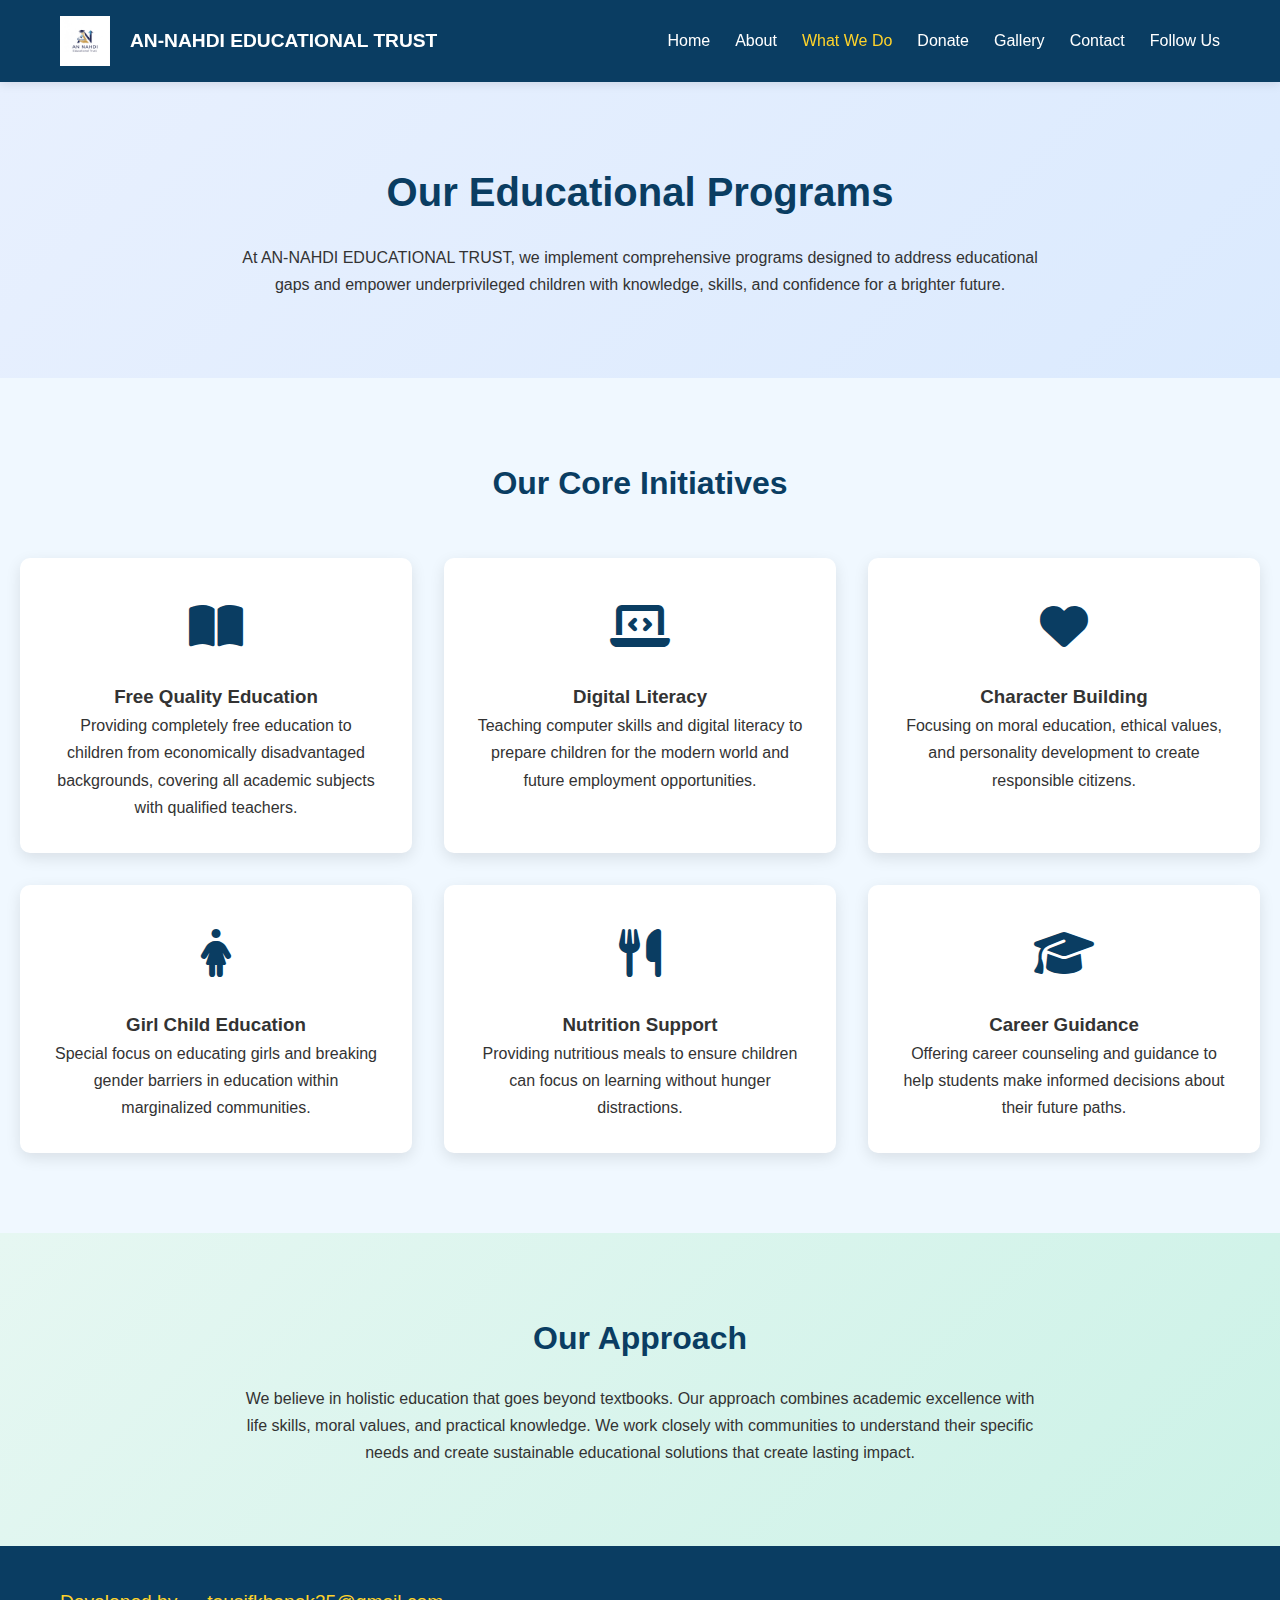
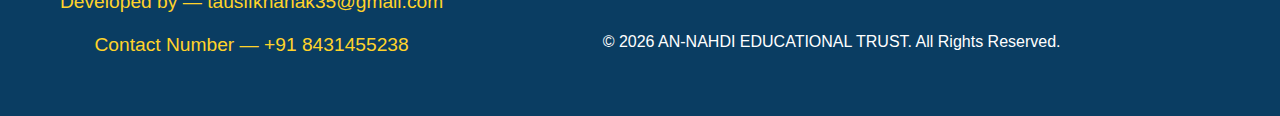
<file: whatwedo.html>
<!DOCTYPE html>
<html lang="en">
<head>
  <meta charset="UTF-8">
  <meta name="viewport" content="width=device-width, initial-scale=1.0">
  <title>What We Do - AN-NAHDI EDUCATIONAL TRUST</title>
  <link rel="stylesheet" href="responsive.css">
  <link rel="stylesheet" href="https://cdnjs.cloudflare.com/ajax/libs/font-awesome/6.4.0/css/all.min.css">
  <style>
    /* Header Styles */
    header {
      background: #0a3d62;
      padding: 1rem 0;
      position: fixed;
      width: 100%;
      top: 0;
      z-index: 1000;
      box-shadow: 0 2px 10px rgba(0,0,0,0.1);
    }
    
    .container {
      max-width: 1200px;
      margin: 0 auto;
      padding: 0 20px;
      display: flex;
      justify-content: space-between;
      align-items: center;
    }
    
    .logo-container a {
      display: flex;
      align-items: center;
      text-decoration: none;
      color: white;
    }
    
    .logo-text {
      font-size: 1.2rem;
      font-weight: bold;
      margin-left: 10px;
    }
    
    .nav-links {
      display: flex;
      gap: 2rem;
    }
    
    .nav-links a {
      color: white;
      text-decoration: none;
      font-weight: 500;
      transition: color 0.3s;
    }
    
    .nav-links a:hover {
      color: #ffd32a;
    }
    
    /* Section Styles */
    section {
      padding: 80px 20px;
      text-align: center;
    }
    
    h1, h2 {
      color: #0a3d62;
      margin-bottom: 20px;
    }
    
    h1 {
      font-size: 2.5rem;
    }
    
    h2 {
      font-size: 2rem;
    }
    
    p {
      max-width: 800px;
      margin: 0 auto;
      line-height: 1.7;
      font-size: 1rem;
      color: #333;
    }
    
    /* Programs Grid */
    .programs-grid {
      display: grid;
      grid-template-columns: repeat(auto-fit, minmax(300px, 1fr));
      gap: 2rem;
      margin-top: 3rem;
    }
    
    .program-card {
      background: white;
      padding: 2rem;
      border-radius: 10px;
      box-shadow: 0 5px 15px rgba(0,0,0,0.1);
      transition: transform 0.3s;
    }
    
    .program-card:hover {
      transform: translateY(-5px);
    }
    
    .program-icon {
      font-size: 3rem;
      color: #0a3d62;
      margin-bottom: 1rem;
    }
    
    /* Background Styles */
    .gradient-blue {
      background: linear-gradient(135deg, #e8f0fe, #dbeafe);
    }
    
    .light-blue {
      background-color: #f0f8ff;
    }
    
    .gradient-green {
      background: linear-gradient(135deg, #e6f7f2, #ccf2e7);
    }
    
    /* Footer Styles */
    footer {
      background: #0a3d62;
      color: white;
      padding: 40px 0;
      text-align: center;
    }
    
    .footer-content {
      display: flex;
      flex-direction: column;
      align-items: center;
      gap: 10px;
      margin-bottom: 15px;
    }
    
    .footer-contact {
      font-size: 1.2rem;
      font-weight: 500;
      color: #ffd32a;
      margin: 0;
    }
    
    .footer-contact a {
      color: #ffd32a;
      text-decoration: none;
    }
    
    .copyright {
      margin-top: 20px;
      color: white;
      font-size: 1rem;
    }
    
    body {
      margin: 0;
      padding: 0;
      font-family: Arial, sans-serif;
      padding-top: 80px;
    }
  </style>
</head>
<body>
  <header>
    <div class="container">
      <div class="logo-container">
        <a href="index.html">
          <img src="logo.png" alt="AN-NAHDI Logo" style="height: 50px;">
          <span class="logo-text">AN-NAHDI EDUCATIONAL TRUST</span>
        </a>
      </div>

      <nav class="desktop-nav">
        <div class="nav-links">
          <a href="index.html">Home</a>
          <a href="about.html">About</a>
          <a href="whatwedo.html" style="color: #ffd32a;">What We Do</a>
          <a href="donate.html">Donate</a>
          <a href="gallery.html">Gallery</a>
          <a href="contact.html">Contact</a>
          <a href="follow-us.html">Follow Us</a>
        </div>
      </nav>
    </div>
  </header>

  <!-- What We Do Content -->
  <section class="gradient-blue">
    <h1>Our Educational Programs</h1>
    <p>
      At AN-NAHDI EDUCATIONAL TRUST, we implement comprehensive programs designed to address 
      educational gaps and empower underprivileged children with knowledge, skills, and confidence 
      for a brighter future.
    </p>
  </section>

  <section class="light-blue">
    <h2>Our Core Initiatives</h2>
    <div class="programs-grid">
      <div class="program-card">
        <div class="program-icon">
          <i class="fas fa-book-open"></i>
        </div>
        <h3>Free Quality Education</h3>
        <p>Providing completely free education to children from economically disadvantaged backgrounds, covering all academic subjects with qualified teachers.</p>
      </div>
      
      <div class="program-card">
        <div class="program-icon">
          <i class="fas fa-laptop-code"></i>
        </div>
        <h3>Digital Literacy</h3>
        <p>Teaching computer skills and digital literacy to prepare children for the modern world and future employment opportunities.</p>
      </div>
      
      <div class="program-card">
        <div class="program-icon">
          <i class="fas fa-heart"></i>
        </div>
        <h3>Character Building</h3>
        <p>Focusing on moral education, ethical values, and personality development to create responsible citizens.</p>
      </div>
      
      <div class="program-card">
        <div class="program-icon">
          <i class="fas fa-female"></i>
        </div>
        <h3>Girl Child Education</h3>
        <p>Special focus on educating girls and breaking gender barriers in education within marginalized communities.</p>
      </div>
      
      <div class="program-card">
        <div class="program-icon">
          <i class="fas fa-utensils"></i>
        </div>
        <h3>Nutrition Support</h3>
        <p>Providing nutritious meals to ensure children can focus on learning without hunger distractions.</p>
      </div>
      
      <div class="program-card">
        <div class="program-icon">
          <i class="fas fa-graduation-cap"></i>
        </div>
        <h3>Career Guidance</h3>
        <p>Offering career counseling and guidance to help students make informed decisions about their future paths.</p>
      </div>
    </div>
  </section>

  <section class="gradient-green">
    <h2>Our Approach</h2>
    <p>
      We believe in holistic education that goes beyond textbooks. Our approach combines academic excellence 
      with life skills, moral values, and practical knowledge. We work closely with communities to understand 
      their specific needs and create sustainable educational solutions that create lasting impact.
    </p>
  </section>

  <footer>
    <div class="container">
      <div class="footer-content">
        <p class="footer-contact">
          Developed by — <a href="mailto:tausifkhanak35@gmail.com">tausifkhanak35@gmail.com</a>
        </p>
        <p class="footer-contact">
          Contact Number — +91 8431455238
        </p>
      </div>
      <p class="copyright">
        &copy; <span id="current-year">2024</span> AN-NAHDI EDUCATIONAL TRUST. All Rights Reserved.
      </p>
    </div>
  </footer>

  <script>
    document.getElementById('current-year').textContent = new Date().getFullYear();
  </script>
</body>
</html>
</file>
<file: responsive.css>
/* ===== RESET & BASE STYLES ===== */
* {
    margin: 0;
    padding: 0;
    box-sizing: border-box;
}

body {
    font-family: 'Segoe UI', Tahoma, Geneva, Verdana, sans-serif;
    line-height: 1.6;
    color: #333;
    background-color: #ffffff;
    overflow-x: hidden;
}

.container {
    width: 100%;
    max-width: 1200px;
    margin: 0 auto;
    padding: 0 15px;
}

/* ===== HEADER & NAVIGATION ===== */
header {
    background: #121639;
    padding: 15px 0;
    position: fixed;
    width: 100%;
    top: 0;
    z-index: 1000;
    box-shadow: 0 2px 10px rgba(0,0,0,0.1);
}

.container {
    display: flex;
    justify-content: space-between;
    align-items: center;
}

.logo-container {
    display: flex;
    align-items: center;
}

.logo-container a {
    text-decoration: none;
    display: flex;
    align-items: center;
    gap: 10px;
}

.logo-container img {
    height: 50px;
    width: auto;
}

.logo-text {
    font-weight: bold;
    font-size: 1.3rem;
    color: white;
    white-space: nowrap;
}

/* Desktop Navigation */
.desktop-nav {
    display: flex;
}

.desktop-nav .nav-links {
    display: flex;
    list-style: none;
    gap: 25px;
    margin: 0;
    padding: 0;
}

.desktop-nav .nav-links a {
    text-decoration: none;
    color: white;
    font-weight: 500;
    font-size: 1rem;
    transition: color 0.3s;
    padding: 8px 0;
    position: relative;
}

.desktop-nav .nav-links a:hover {
    color: #ffd32a;
}

.desktop-nav .nav-links a:hover::after {
    content: '';
    position: absolute;
    bottom: 0;
    left: 0;
    width: 100%;
    height: 2px;
    background: #ffd32a;
}

/* Mobile Menu Button */
.mobile-menu-btn {
    display: none;
    background: none;
    border: none;
    color: white;
    font-size: 1.5rem;
    cursor: pointer;
    padding: 5px;
}

/* Mobile Navigation */
.mobile-nav {
    display: none;
    position: fixed;
    top: 0;
    left: 0;
    width: 100%;
    height: 100vh;
    background: #121639;
    z-index: 1002;
    padding-top: 80px;
}

.mobile-nav.active {
    display: block;
}

.mobile-nav ul {
    list-style: none;
    text-align: center;
    padding: 20px;
}

.mobile-nav ul li {
    margin: 20px 0;
}

.mobile-nav ul li a {
    color: white;
    text-decoration: none;
    font-size: 1.3rem;
    font-weight: 500;
    padding: 15px 30px;
    display: block;
    transition: 0.3s;
    border-radius: 5px;
}

.mobile-nav ul li a:hover {
    color: #ffd32a;
    background: rgba(255, 211, 42, 0.1);
}

.close-btn {
    position: absolute;
    top: 20px;
    right: 20px;
    background: none;
    border: none;
    color: white;
    font-size: 1.8rem;
    cursor: pointer;
    padding: 5px;
}

/* ===== HERO SECTION ===== */
.hero {
    background: linear-gradient(rgba(18, 22, 57, 0.8), rgba(18, 22, 57, 0.9)), url('home.jpeg') no-repeat center center;
    background-size: cover;
    color: white;
    padding: 150px 20px 100px;
    text-align: center;
    min-height: 100vh;
    display: flex;
    flex-direction: column;
    justify-content: center;
    align-items: center;
}

.hero h1 {
    font-size: 3.5rem;
    font-weight: bold;
    margin-bottom: 25px;
    line-height: 1.2;
    text-shadow: 2px 2px 4px rgba(0,0,0,0.5);
}

.hero p {
    font-size: 1.3rem;
    line-height: 1.7;
    margin: 0 auto 40px auto;
    max-width: 800px;
    opacity: 0.9;
}

.hero-buttons {
    display: flex;
    flex-wrap: wrap;
    justify-content: center;
    gap: 20px;
    margin-top: 30px;
}

.hero-buttons a {
    background-color: #ff6b00;
    color: white;
    padding: 16px 35px;
    border-radius: 50px;
    font-weight: 600;
    text-decoration: none;
    text-align: center;
    transition: all 0.3s;
    font-size: 1.1rem;
    border: none;
    cursor: pointer;
    display: inline-block;
    min-width: 180px;
}

.hero-buttons a:hover {
    background-color: #ff8c00;
    transform: translateY(-3px);
    box-shadow: 0 5px 15px rgba(255, 107, 0, 0.3);
}

.hero-buttons a:nth-child(2) {
    background-color: transparent;
    border: 2px solid white;
}

.hero-buttons a:nth-child(2):hover {
    background-color: rgba(255, 255, 255, 0.1);
}

.hero-buttons a:nth-child(3) {
    background-color: #ffd32a;
    color: #121639;
}

.hero-buttons a:nth-child(3):hover {
    background-color: #ffe066;
}

/* ===== SECTIONS ===== */
.section {
    padding: 80px 20px;
}

.section-white {
    background-color: #ffffff;
}

.section-gray {
    background-color: #f8f9fa;
}

.section-blue {
    background: #121639;
    color: white;
}

.section h2 {
    font-size: 2.5rem;
    text-align: center;
    margin-bottom: 40px;
    color: #121639;
}

.section-blue h2 {
    color: white;
}

.section p {
    font-size: 1.2rem;
    line-height: 1.8;
    max-width: 800px;
    margin: 0 auto;
    text-align: center;
}

/* ===== IMPACT STATS ===== */
.stats-container {
    display: flex;
    justify-content: center;
    flex-wrap: wrap;
    gap: 30px;
    margin-top: 40px;
}

.stat-card {
    background: white;
    padding: 40px 30px;
    border-radius: 12px;
    text-align: center;
    flex: 1;
    min-width: 250px;
    max-width: 300px;
    box-shadow: 0 5px 15px rgba(0,0,0,0.08);
    transition: transform 0.3s, box-shadow 0.3s;
}

.stat-card:hover {
    transform: translateY(-10px);
    box-shadow: 0 15px 30px rgba(0,0,0,0.1);
}

.stat-card h3 {
    color: #121639;
    font-size: 3.5rem;
    margin-bottom: 15px;
    font-weight: bold;
}

.stat-card p {
    font-size: 1.1rem;
    color: #666;
    line-height: 1.6;
    margin: 0;
}

/* ===== FOOTER ===== */
.site-footer {
    background-color: #0a0f29;
    color: white;
    padding: 50px 20px;
    text-align: center;
    margin-top: 0;
}

.site-footer .container {
    display: block;
}

.site-footer p {
    font-size: 1.1rem;
    margin-bottom: 15px;
    color: rgba(255, 255, 255, 0.9);
}

.site-footer a {
    color: #ffd32a;
    text-decoration: none;
    transition: color 0.3s;
}

.site-footer a:hover {
    color: #ffe066;
    text-decoration: underline;
}

.site-footer p:last-child {
    margin-top: 30px;
    color: rgba(255, 255, 255, 0.7);
    font-size: 1rem;
}

/* ===== RESPONSIVE DESIGN ===== */

/* Tablet Styles (768px and up) */
@media (min-width: 768px) {
    .hero h1 {
        font-size: 3rem;
    }
    
    .hero p {
        font-size: 1.2rem;
    }
    
    .stats-container {
        flex-direction: row;
        flex-wrap: wrap;
    }
    
    .desktop-nav {
        display: flex;
    }
    
    .mobile-menu-btn {
        display: none;
    }
    
    body {
        padding-top: 0;
    }
}

/* Desktop Styles (1024px and up) */
@media (min-width: 1024px) {
    .hero h1 {
        font-size: 4rem;
    }
    
    .hero p {
        font-size: 1.4rem;
    }
    
    .stats-container {
        flex-direction: row;
        flex-wrap: nowrap;
    }
    
    .stat-card {
        min-width: 200px;
    }
}

/* Mobile Styles (767px and below) */
@media (max-width: 767px) {
    body {
        padding-top: 70px;
    }
    
    header {
        padding: 12px 0;
    }
    
    .desktop-nav {
        display: none;
    }
    
    .mobile-menu-btn {
        display: block;
    }
    
    .logo-text {
        font-size: 1.1rem;
    }
    
    .hero {
        padding: 100px 20px 60px;
        min-height: 90vh;
    }
    
    .hero h1 {
        font-size: 2.2rem;
        margin-bottom: 20px;
    }
    
    .hero p {
        font-size: 1.1rem;
        margin-bottom: 30px;
    }
    
    .hero-buttons {
        flex-direction: column;
        gap: 15px;
    }
    
    .hero-buttons a {
        width: 100%;
        max-width: 300px;
        padding: 14px 25px;
    }
    
    .section {
        padding: 60px 20px;
    }
    
    .section h2 {
        font-size: 2rem;
        margin-bottom: 30px;
    }
    
    .stats-container {
        flex-direction: column;
        align-items: center;
        gap: 20px;
    }
    
    .stat-card {
        width: 100%;
        max-width: 100%;
        padding: 30px 20px;
    }
    
    .stat-card h3 {
        font-size: 2.8rem;
    }
    
    .site-footer {
        padding: 40px 20px;
    }
    
    .site-footer p {
        font-size: 1rem;
    }
}

/* Small Mobile (480px and below) */
@media (max-width: 480px) {
    .hero h1 {
        font-size: 1.8rem;
    }
    
    .hero p {
        font-size: 1rem;
    }
    
    .logo-text {
        font-size: 1rem;
    }
    
    .section h2 {
        font-size: 1.8rem;
    }
    
    .stat-card h3 {
        font-size: 2.5rem;
    }
}

/* Fix for image loading */
.logo-container img {
    display: block;
    max-height: 60px;
    width: auto;
}
</file>
